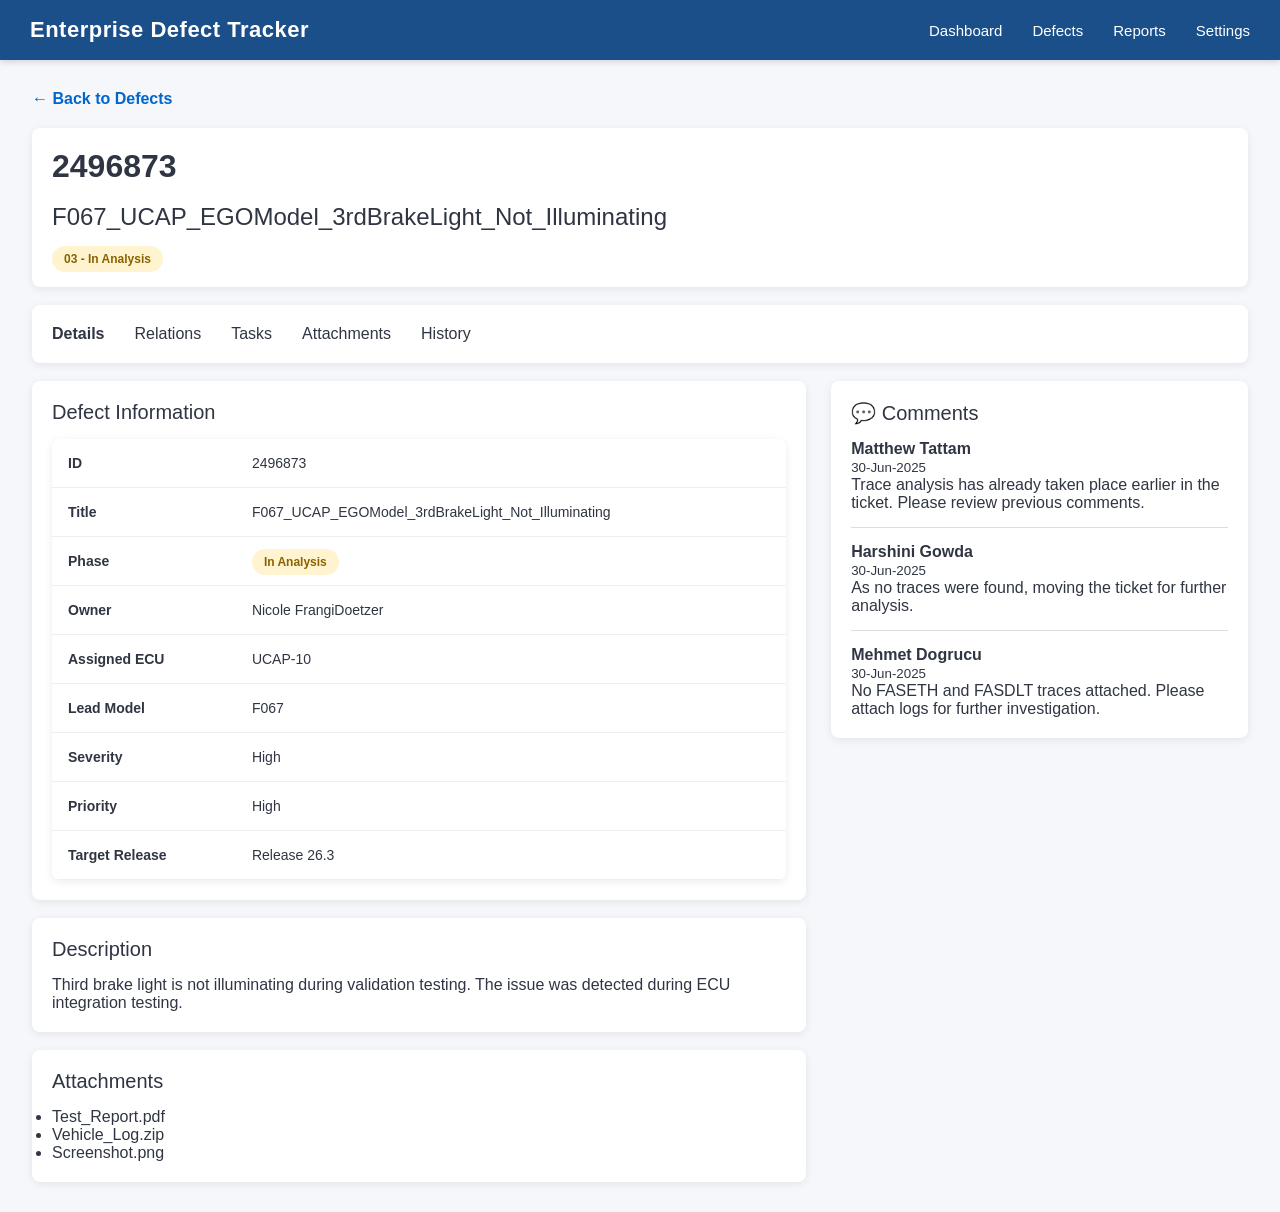
<file: OctaneDemo/ticket1.html>
<!DOCTYPE html>
<html lang="en">

<head>

<meta charset="UTF-8">
<meta name="viewport" content="width=device-width, initial-scale=1.0">

<title>Defect 2496873</title>

<link rel="stylesheet" href="style.css">

</head>


<body>


<!-- TOP NAVIGATION -->

<div class="topbar">

    <div class="logo">
        Enterprise Defect Tracker
    </div>


    <div class="menu">

        <a href="index.html">Dashboard</a>
        <a href="index.html">Defects</a>
        <a href="#">Reports</a>
        <a href="#">Settings</a>

    </div>

</div>



<div class="container">


<!-- BACK -->

<div style="margin-bottom:20px">

<a href="index.html"
style="text-decoration:none;color:#0066cc;font-weight:600">

← Back to Defects

</a>

</div>




<!-- TICKET HEADER -->

<div class="card">


<h1>
2496873
</h1>


<br>


<h2 style="font-weight:400">

F067_UCAP_EGOModel_3rdBrakeLight_Not_Illuminating

</h2>


<br>


<span class="badge analysis">

03 - In Analysis

</span>


</div>



<br>




<!-- TABS -->

<div class="card">


<div style="display:flex;gap:30px">


<b>Details</b>

<span>Relations</span>

<span>Tasks</span>

<span>Attachments</span>

<span>History</span>


</div>


</div>


<br>





<!-- MAIN CONTENT -->

<div style="display:flex;gap:25px;">





<!-- LEFT SIDE -->

<div style="width:65%">





<!-- DETAILS -->

<div class="card">


<h2 class="section-title">

Defect Information

</h2>



<table>


<tr>

<td>
<b>ID</b>
</td>

<td>
2496873
</td>

</tr>



<tr>

<td>
<b>Title</b>
</td>

<td>
F067_UCAP_EGOModel_3rdBrakeLight_Not_Illuminating
</td>

</tr>



<tr>

<td>
<b>Phase</b>
</td>

<td>

<span class="badge analysis">
In Analysis
</span>

</td>

</tr>




<tr>

<td>
<b>Owner</b>
</td>

<td>
Nicole FrangiDoetzer
</td>

</tr>




<tr>

<td>
<b>Assigned ECU</b>
</td>

<td>
UCAP-10
</td>

</tr>



<tr>

<td>
<b>Lead Model</b>
</td>

<td>
F067
</td>

</tr>




<tr>

<td>
<b>Severity</b>
</td>

<td>
High
</td>

</tr>




<tr>

<td>
<b>Priority</b>
</td>

<td>
High
</td>

</tr>




<tr>

<td>
<b>Target Release</b>
</td>

<td>
Release 26.3
</td>

</tr>



</table>


</div>





<br>





<!-- DESCRIPTION -->

<div class="card">


<h2 class="section-title">

Description

</h2>


<p>

Third brake light is not illuminating during validation testing.

The issue was detected during ECU integration testing.

</p>


</div>




<br>




<!-- ATTACHMENTS -->


<div class="card">


<h2 class="section-title">

Attachments

</h2>



<ul>

<li>
Test_Report.pdf
</li>


<li>
Vehicle_Log.zip
</li>


<li>
Screenshot.png
</li>


</ul>


</div>



</div>







<!-- RIGHT SIDE COMMENTS -->


<div style="width:35%">





<div class="card">


<h2 class="section-title">

💬 Comments

</h2>





<!-- COMMENT 1 -->


<div style="
border-bottom:1px solid #ddd;
padding-bottom:15px;
margin-bottom:15px;">


<b>
Matthew Tattam
</b>


<br>


<small>
30-Jun-2025
</small>



<p>

Trace analysis has already taken place earlier in the ticket.
Please review previous comments.

</p>


</div>





<!-- COMMENT 2 -->


<div style="
border-bottom:1px solid #ddd;
padding-bottom:15px;
margin-bottom:15px;">


<b>
Harshini Gowda
</b>


<br>


<small>
30-Jun-2025
</small>



<p>

As no traces were found, moving the ticket for further analysis.

</p>


</div>






<!-- COMMENT 3 -->


<div>


<b>
Mehmet Dogrucu
</b>


<br>


<small>
30-Jun-2025
</small>



<p>

No FASETH and FASDLT traces attached.
Please attach logs for further investigation.

</p>


</div>




</div>






</div>





</div>



</div>


</body>

</html>
</file>
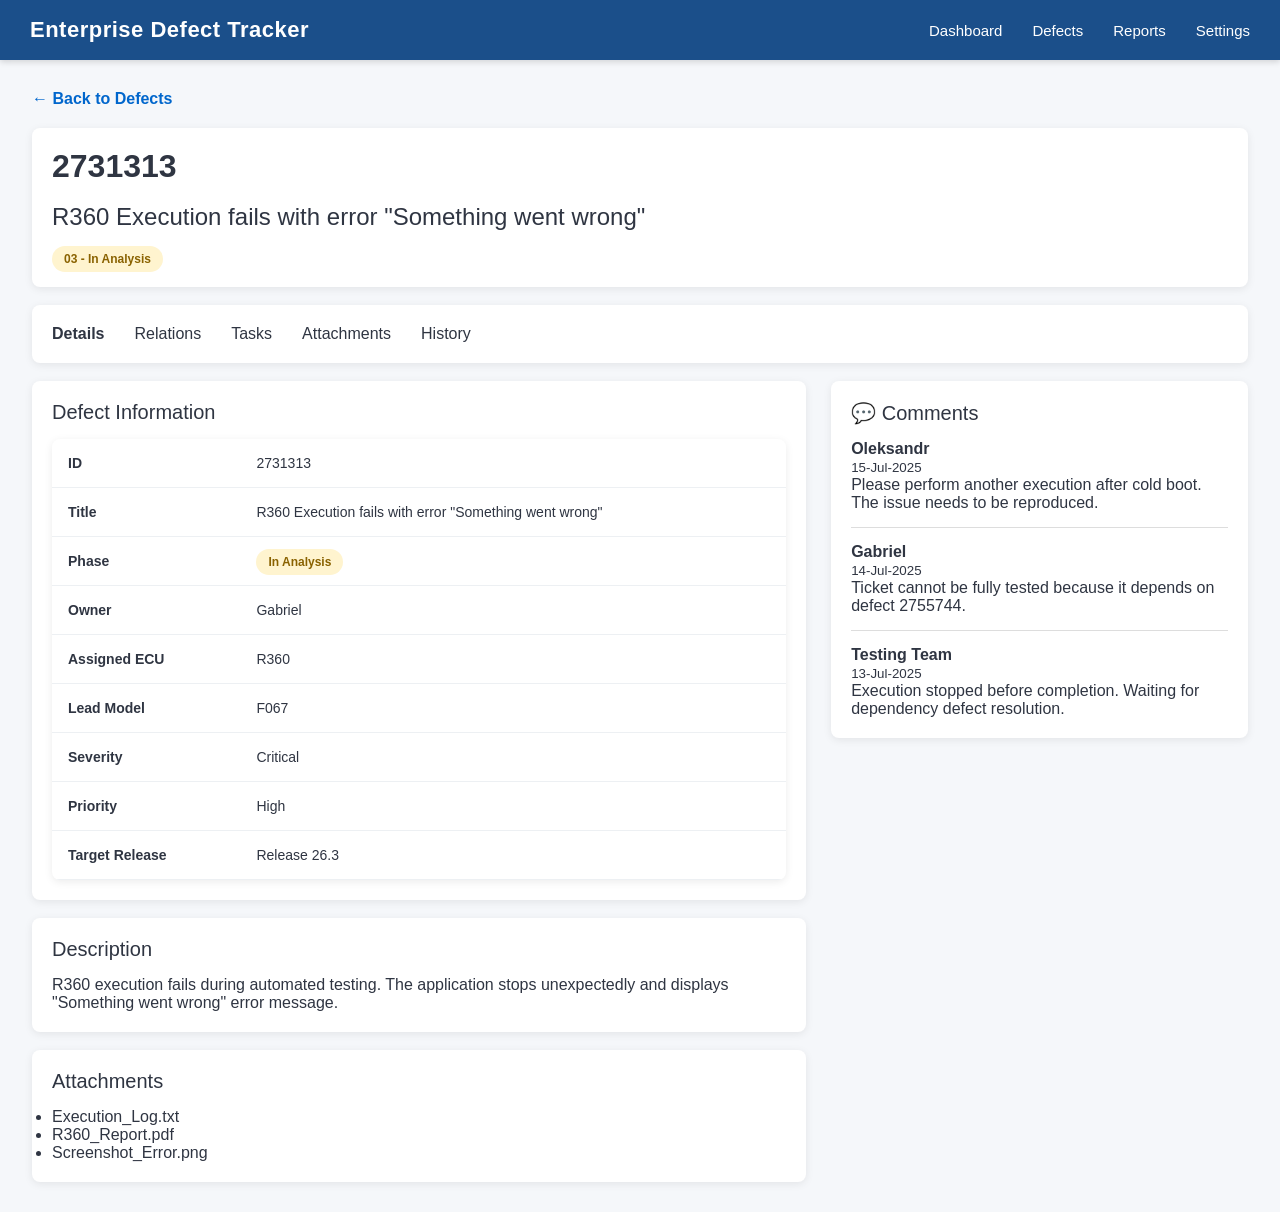
<file: OctaneDemo/ticket2.html>
<!DOCTYPE html>
<html lang="en">

<head>

<meta charset="UTF-8">
<meta name="viewport" content="width=device-width, initial-scale=1.0">

<title>Defect 2731313</title>

<link rel="stylesheet" href="style.css">

</head>


<body>


<!-- TOP NAVIGATION -->

<div class="topbar">

    <div class="logo">
        Enterprise Defect Tracker
    </div>


    <div class="menu">

        <a href="index.html">Dashboard</a>
        <a href="index.html">Defects</a>
        <a href="#">Reports</a>
        <a href="#">Settings</a>

    </div>

</div>




<div class="container">


<!-- BACK -->

<div style="margin-bottom:20px">

<a href="index.html"
style="text-decoration:none;color:#0066cc;font-weight:600">

← Back to Defects

</a>

</div>





<!-- HEADER -->


<div class="card">


<h1>
2731313
</h1>


<br>


<h2 style="font-weight:400">

R360 Execution fails with error "Something went wrong"

</h2>


<br>


<span class="badge analysis">

03 - In Analysis

</span>


</div>



<br>





<!-- TABS -->


<div class="card">


<div style="display:flex;gap:30px">


<b>Details</b>

<span>Relations</span>

<span>Tasks</span>

<span>Attachments</span>

<span>History</span>


</div>


</div>


<br>






<!-- CONTENT -->


<div style="display:flex;gap:25px;">





<!-- LEFT SIDE -->


<div style="width:65%">





<div class="card">


<h2 class="section-title">

Defect Information

</h2>



<table>


<tr>

<td>
<b>ID</b>
</td>

<td>
2731313
</td>

</tr>




<tr>

<td>
<b>Title</b>
</td>

<td>
R360 Execution fails with error "Something went wrong"
</td>

</tr>




<tr>

<td>
<b>Phase</b>
</td>

<td>

<span class="badge analysis">
In Analysis
</span>

</td>

</tr>




<tr>

<td>
<b>Owner</b>
</td>

<td>
Gabriel
</td>

</tr>




<tr>

<td>
<b>Assigned ECU</b>
</td>

<td>
R360
</td>

</tr>




<tr>

<td>
<b>Lead Model</b>
</td>

<td>
F067
</td>

</tr>




<tr>

<td>
<b>Severity</b>
</td>

<td>
Critical
</td>

</tr>




<tr>

<td>
<b>Priority</b>
</td>

<td>
High
</td>

</tr>




<tr>

<td>
<b>Target Release</b>
</td>

<td>
Release 26.3
</td>

</tr>



</table>


</div>





<br>






<!-- DESCRIPTION -->


<div class="card">


<h2 class="section-title">

Description

</h2>


<p>

R360 execution fails during automated testing.
The application stops unexpectedly and displays
"Something went wrong" error message.

</p>


</div>





<br>





<!-- ATTACHMENTS -->


<div class="card">


<h2 class="section-title">

Attachments

</h2>



<ul>

<li>
Execution_Log.txt
</li>


<li>
R360_Report.pdf
</li>


<li>
Screenshot_Error.png
</li>


</ul>



</div>




</div>









<!-- RIGHT SIDE -->


<div style="width:35%">





<div class="card">


<h2 class="section-title">

💬 Comments

</h2>





<!-- COMMENT 1 -->


<div style="
border-bottom:1px solid #ddd;
padding-bottom:15px;
margin-bottom:15px;">


<b>
Oleksandr
</b>


<br>


<small>
15-Jul-2025
</small>



<p>

Please perform another execution after cold boot.
The issue needs to be reproduced.

</p>


</div>







<!-- COMMENT 2 -->


<div style="
border-bottom:1px solid #ddd;
padding-bottom:15px;
margin-bottom:15px;">


<b>
Gabriel
</b>


<br>


<small>
14-Jul-2025
</small>



<p>

Ticket cannot be fully tested because it depends on
defect 2755744.

</p>


</div>







<!-- COMMENT 3 -->


<div>


<b>
Testing Team
</b>


<br>


<small>
13-Jul-2025
</small>



<p>

Execution stopped before completion.
Waiting for dependency defect resolution.

</p>


</div>






</div>







</div>






</div>





</div>



</body>

</html>
</file>
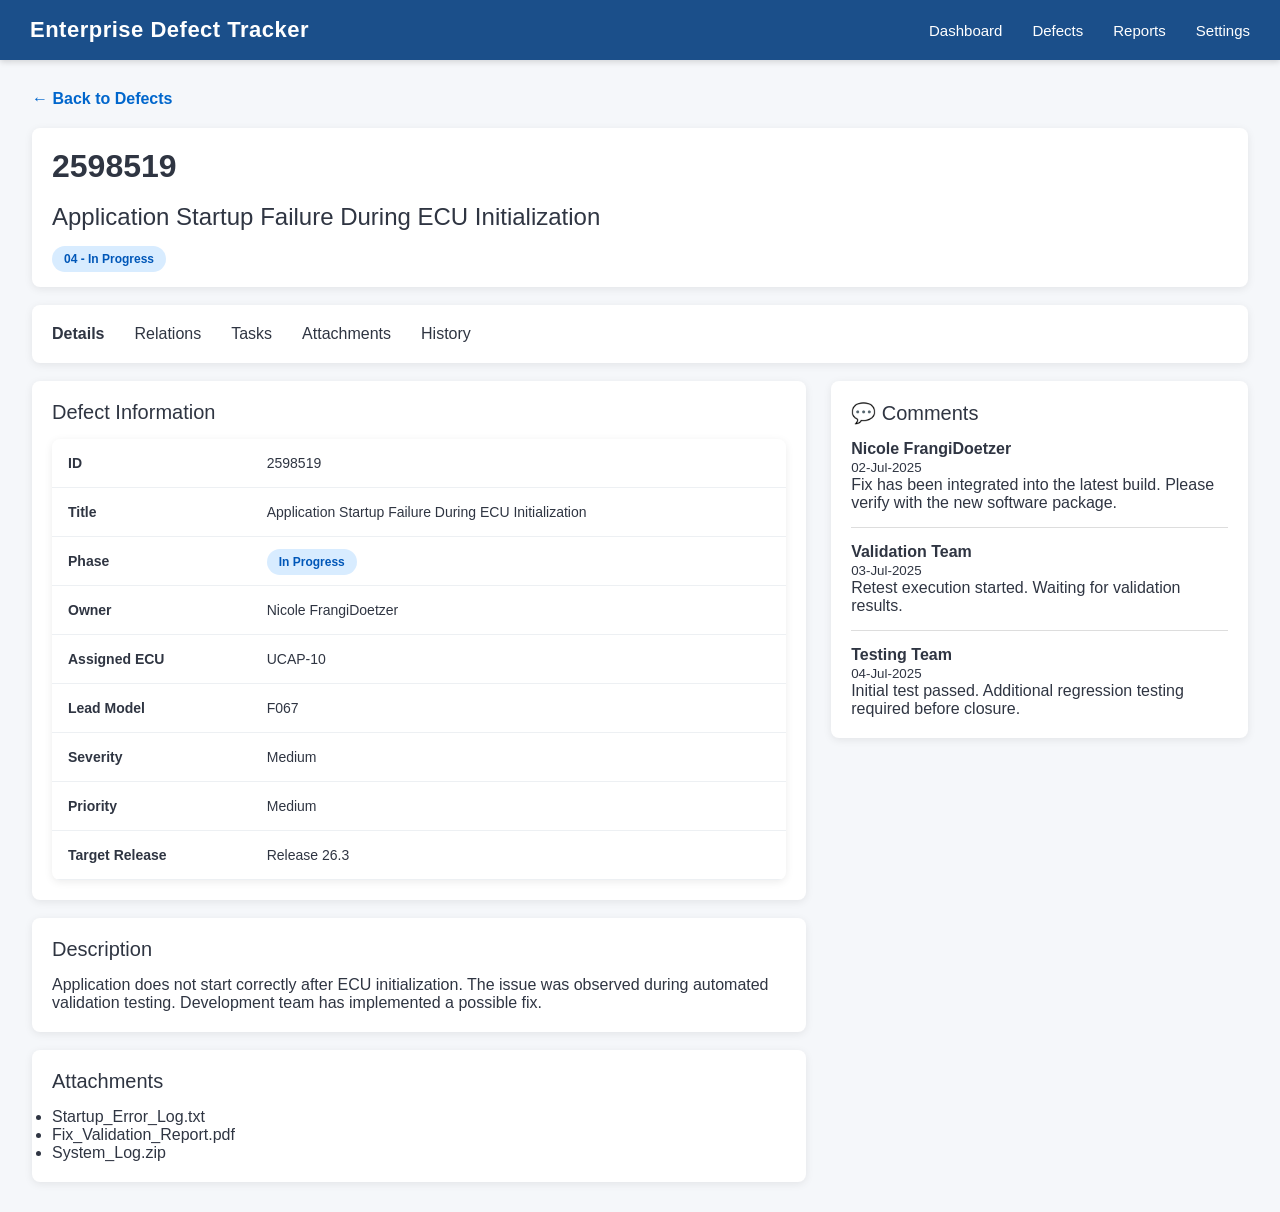
<file: OctaneDemo/ticket3.html>
<!DOCTYPE html>
<html lang="en">

<head>

<meta charset="UTF-8">
<meta name="viewport" content="width=device-width, initial-scale=1.0">

<title>Defect 2598519</title>

<link rel="stylesheet" href="style.css">

</head>


<body>


<!-- TOP BAR -->

<div class="topbar">

    <div class="logo">
        Enterprise Defect Tracker
    </div>


    <div class="menu">

        <a href="index.html">Dashboard</a>
        <a href="index.html">Defects</a>
        <a href="#">Reports</a>
        <a href="#">Settings</a>

    </div>

</div>




<div class="container">


<!-- BACK -->

<div style="margin-bottom:20px">

<a href="index.html"
style="text-decoration:none;color:#0066cc;font-weight:600">

← Back to Defects

</a>

</div>






<!-- HEADER -->


<div class="card">


<h1>
2598519
</h1>


<br>


<h2 style="font-weight:400">

Application Startup Failure During ECU Initialization

</h2>


<br>


<span class="badge progress">

04 - In Progress

</span>


</div>



<br>





<!-- TABS -->


<div class="card">


<div style="display:flex;gap:30px">


<b>Details</b>

<span>Relations</span>

<span>Tasks</span>

<span>Attachments</span>

<span>History</span>


</div>


</div>


<br>





<!-- CONTENT -->


<div style="display:flex;gap:25px;">





<!-- LEFT SIDE -->


<div style="width:65%">






<div class="card">


<h2 class="section-title">

Defect Information

</h2>



<table>


<tr>

<td>
<b>ID</b>
</td>

<td>
2598519
</td>

</tr>




<tr>

<td>
<b>Title</b>
</td>

<td>
Application Startup Failure During ECU Initialization
</td>

</tr>





<tr>

<td>
<b>Phase</b>
</td>

<td>

<span class="badge progress">
In Progress
</span>

</td>

</tr>





<tr>

<td>
<b>Owner</b>
</td>

<td>
Nicole FrangiDoetzer
</td>

</tr>





<tr>

<td>
<b>Assigned ECU</b>
</td>

<td>
UCAP-10
</td>

</tr>





<tr>

<td>
<b>Lead Model</b>
</td>

<td>
F067
</td>

</tr>





<tr>

<td>
<b>Severity</b>
</td>

<td>
Medium
</td>

</tr>





<tr>

<td>
<b>Priority</b>
</td>

<td>
Medium
</td>

</tr>





<tr>

<td>
<b>Target Release</b>
</td>

<td>
Release 26.3
</td>

</tr>



</table>


</div>







<br>






<!-- DESCRIPTION -->


<div class="card">


<h2 class="section-title">

Description

</h2>


<p>

Application does not start correctly after ECU initialization.
The issue was observed during automated validation testing.

Development team has implemented a possible fix.

</p>


</div>






<br>






<!-- ATTACHMENTS -->


<div class="card">


<h2 class="section-title">

Attachments

</h2>



<ul>

<li>
Startup_Error_Log.txt
</li>


<li>
Fix_Validation_Report.pdf
</li>


<li>
System_Log.zip
</li>


</ul>



</div>





</div>









<!-- RIGHT SIDE COMMENTS -->


<div style="width:35%">






<div class="card">


<h2 class="section-title">

💬 Comments

</h2>






<!-- COMMENT 1 -->


<div style="
border-bottom:1px solid #ddd;
padding-bottom:15px;
margin-bottom:15px;">


<b>
Nicole FrangiDoetzer
</b>


<br>


<small>
02-Jul-2025
</small>



<p>

Fix has been integrated into the latest build.
Please verify with the new software package.

</p>


</div>








<!-- COMMENT 2 -->


<div style="
border-bottom:1px solid #ddd;
padding-bottom:15px;
margin-bottom:15px;">


<b>
Validation Team
</b>


<br>


<small>
03-Jul-2025
</small>



<p>

Retest execution started.
Waiting for validation results.

</p>


</div>








<!-- COMMENT 3 -->


<div>


<b>
Testing Team
</b>


<br>


<small>
04-Jul-2025
</small>



<p>

Initial test passed.
Additional regression testing required before closure.

</p>


</div>






</div>






</div>







</div>






</div>



</body>

</html>
</file>
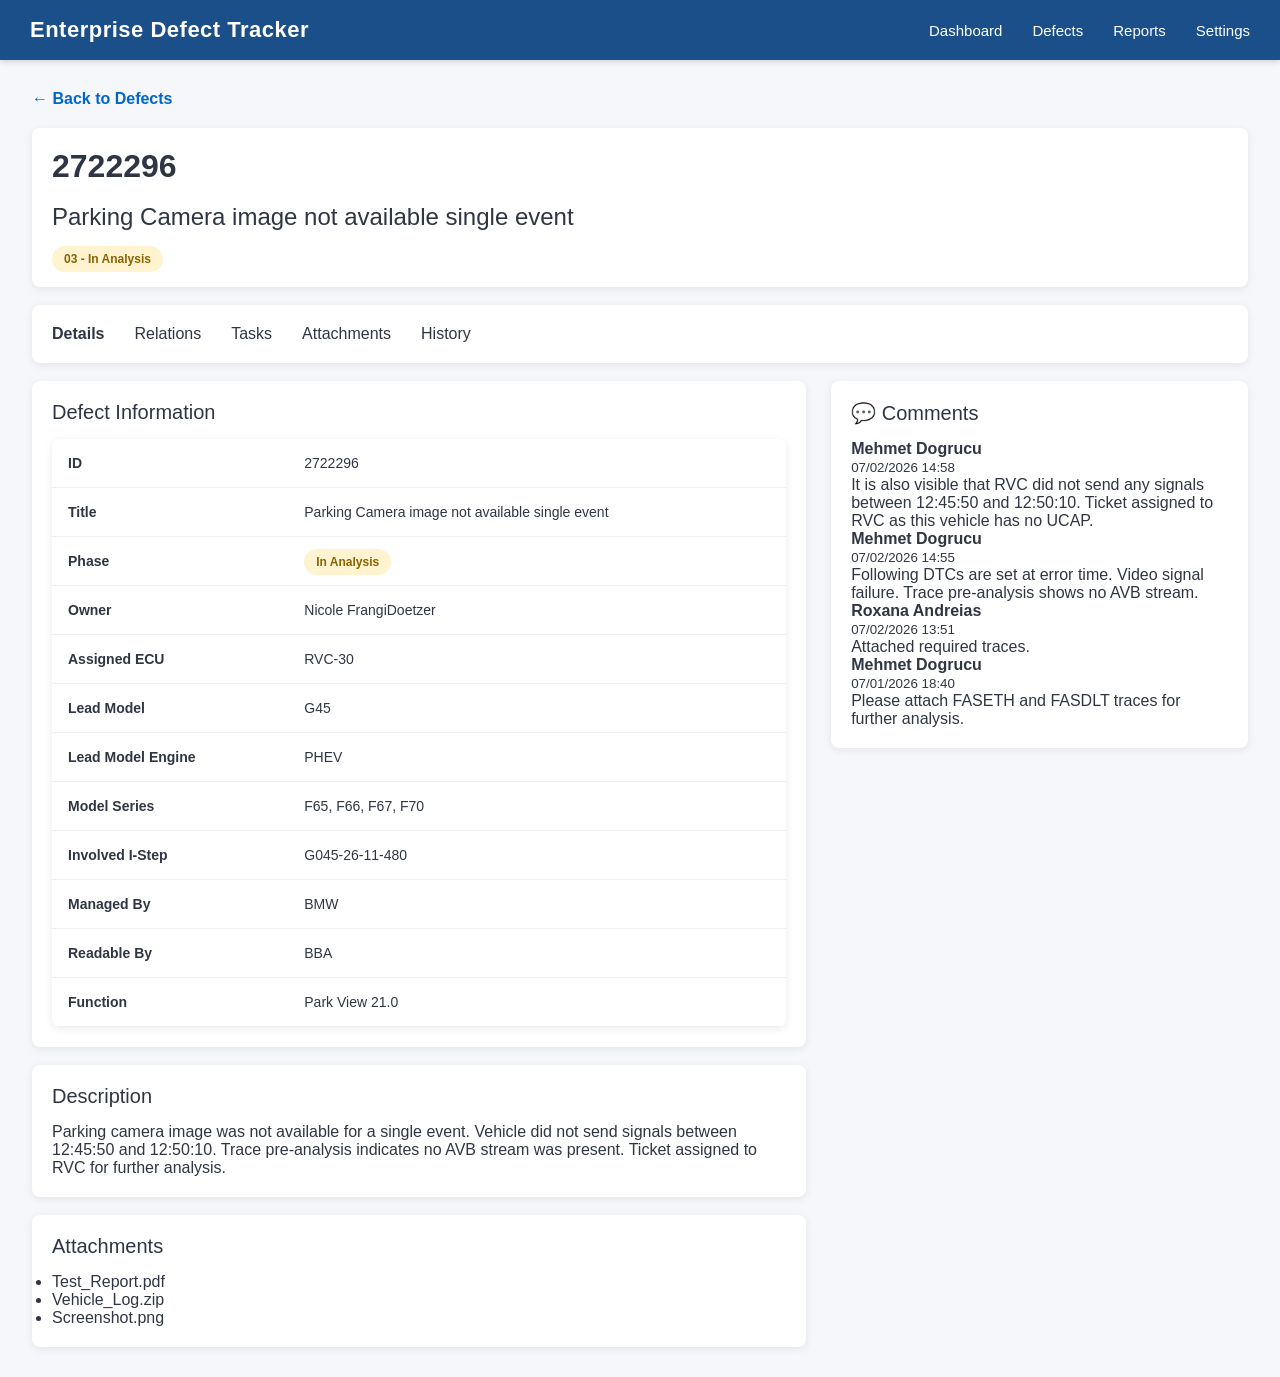
<file: OctaneDemo/ticket4.html>
<!DOCTYPE html>
<html lang="en">

<head>

<meta charset="UTF-8">
<meta name="viewport" content="width=device-width, initial-scale=1.0">

<title>Defect 2598519</title>

<link rel="stylesheet" href="style.css">

</head>

<!DOCTYPE html><html lang="en"><head><meta charset="UTF-8"><meta name="viewport" content="width=device-width, initial-scale=1.0"><title>Defect 2722296</title><link rel="stylesheet" href="style.css"></head><body><div class="topbar"><div class="logo">Enterprise Defect Tracker</div><div class="menu"><a href="index.html">Dashboard</a><a href="index.html">Defects</a><a href="#">Reports</a><a href="#">Settings</a></div></div><div class="container"><div style="margin-bottom:20px"><a href="index.html" style="text-decoration:none;color:#0066cc;font-weight:600">← Back to Defects</a></div><div class="card"><h1>2722296</h1><br><h2 style="font-weight:400">Parking Camera image not available single event</h2><br><span class="badge analysis">03 - In Analysis</span></div><br><div class="card"><div style="display:flex;gap:30px"><b>Details</b><span>Relations</span><span>Tasks</span><span>Attachments</span><span>History</span></div></div><br><div style="display:flex;gap:25px;"><div style="width:65%"><div class="card"><h2 class="section-title">Defect Information</h2><table><tr><td><b>ID</b></td><td>2722296</td></tr><tr><td><b>Title</b></td><td>Parking Camera image not available single event</td></tr><tr><td><b>Phase</b></td><td><span class="badge analysis">In Analysis</span></td></tr><tr><td><b>Owner</b></td><td>Nicole FrangiDoetzer</td></tr><tr><td><b>Assigned ECU</b></td><td>RVC-30</td></tr><tr><td><b>Lead Model</b></td><td>G45</td></tr><tr><td><b>Lead Model Engine</b></td><td>PHEV</td></tr><tr><td><b>Model Series</b></td><td>F65, F66, F67, F70</td></tr><tr><td><b>Involved I-Step</b></td><td>G045-26-11-480</td></tr><tr><td><b>Managed By</b></td><td>BMW</td></tr><tr><td><b>Readable By</b></td><td>BBA</td></tr><tr><td><b>Function</b></td><td>Park View 21.0</td></tr></table></div><br><div class="card"><h2 class="section-title">Description</h2><p>Parking camera image was not available for a single event. Vehicle did not send signals between 12:45:50 and 12:50:10. Trace pre-analysis indicates no AVB stream was present. Ticket assigned to RVC for further analysis.</p></div><br><div class="card"><h2 class="section-title">Attachments</h2><ul><li>Test_Report.pdf</li><li>Vehicle_Log.zip</li><li>Screenshot.png</li></ul></div></div><div style="width:35%"><div class="card"><h2 class="section-title">💬 Comments</h2><div><b>Mehmet Dogrucu</b><br><small>07/02/2026 14:58</small><p>It is also visible that RVC did not send any signals between 12:45:50 and 12:50:10. Ticket assigned to RVC as this vehicle has no UCAP.</p></div><div><b>Mehmet Dogrucu</b><br><small>07/02/2026 14:55</small><p>Following DTCs are set at error time. Video signal failure. Trace pre-analysis shows no AVB stream.</p></div><div><b>Roxana Andreias</b><br><small>07/02/2026 13:51</small><p>Attached required traces.</p></div><div><b>Mehmet Dogrucu</b><br><small>07/01/2026 18:40</small><p>Please attach FASETH and FASDLT traces for further analysis.</p></div></div></div></div></div></body></html>
</file>
<file: OctaneDemo/style.css>
/* ==========================
   GLOBAL
========================== */

*{
    margin:0;
    padding:0;
    box-sizing:border-box;
}

body{

    font-family:'Roboto',sans-serif;
    background:#f5f7fa;
    color:#2f3542;

}

/* ==========================
   TOP BAR
========================== */

.topbar{

    height:60px;

    background:#1b4f8a;

    color:white;

    display:flex;

    justify-content:space-between;

    align-items:center;

    padding:0 30px;

    box-shadow:0 2px 6px rgba(0,0,0,.15);

}

.logo{

    font-size:22px;

    font-weight:700;

    letter-spacing:.5px;

}

.menu{

    display:flex;

    gap:30px;

}

.menu a{

    color:white;

    text-decoration:none;

    font-size:15px;

    transition:.2s;

}

.menu a:hover{

    color:#d6e8ff;

}

/* ==========================
   MAIN CONTAINER
========================== */

.container{

    width:95%;

    margin:30px auto;

}

/* ==========================
   PAGE HEADER
========================== */

.page-header{

    display:flex;

    justify-content:space-between;

    align-items:center;

    margin-bottom:25px;

}

.page-header h1{

    font-size:34px;

    font-weight:500;

}

/* ==========================
   TOOLBAR
========================== */

.toolbar{

    display:flex;

    gap:12px;

}

.primary-btn{

    background:#0078d4;

    color:white;

    border:none;

    padding:11px 20px;

    border-radius:6px;

    cursor:pointer;

    font-size:15px;

}

.primary-btn:hover{

    background:#0066ba;

}

.secondary-btn{

    background:white;

    border:1px solid #d0d5dc;

    padding:11px 20px;

    border-radius:6px;

    cursor:pointer;

}

.secondary-btn:hover{

    background:#f2f4f8;

}

/* ==========================
   SEARCH
========================== */

.search-panel{

    margin-bottom:20px;

}

.search-panel input{

    width:350px;

    padding:12px;

    border:1px solid #d4d8dd;

    border-radius:6px;

    font-size:15px;

    background:white;

}

/* ==========================
   FILTERS
========================== */

.filters{

    display:flex;

    gap:15px;

    margin-bottom:25px;

}

.filters select{

    padding:11px;

    border:1px solid #d4d8dd;

    border-radius:6px;

    background:white;

    min-width:170px;

}

/* ==========================
   TABLE
========================== */

table{

    width:100%;

    border-collapse:collapse;

    background:white;

    border-radius:8px;

    overflow:hidden;

    box-shadow:0 2px 8px rgba(0,0,0,.08);

}

thead{

    background:#eef2f7;

}

th{

    text-align:left;

    padding:16px;

    font-weight:600;

    color:#4d5562;

    border-bottom:1px solid #dde2e7;

}

td{

    padding:16px;

    border-bottom:1px solid #edf0f3;

    font-size:14px;

}

tbody tr{

    transition:.2s;

}

tbody tr:hover{

    background:#f8fbff;

}

/* ==========================
   LINKS
========================== */

table a{

    color:#0066cc;

    font-weight:600;

    text-decoration:none;

}

table a:hover{

    text-decoration:underline;

}

/* ==========================
   BADGES
========================== */

.badge{

    padding:6px 12px;

    border-radius:30px;

    font-size:12px;

    font-weight:600;

}

.analysis{

    background:#fff4cf;

    color:#8a6200;

}

.progress{

    background:#d8ecff;

    color:#0057b8;

}

.resolved{

    background:#d8f5de;

    color:#177245;

}

.blocked{

    background:#ffd9d9;

    color:#b51f1f;

}

/* ==========================
   CARDS
========================== */

.card{

    background:white;

    border-radius:8px;

    padding:20px;

    box-shadow:0 2px 8px rgba(0,0,0,.08);

}

/* ==========================
   TITLES
========================== */

.section-title{

    font-size:20px;

    margin-bottom:15px;

    font-weight:500;

}

/* ==========================
   RESPONSIVE
========================== */

@media(max-width:900px){

.menu{

display:none;

}

.page-header{

flex-direction:column;

align-items:flex-start;

gap:15px;

}

.filters{

flex-direction:column;

}

.search-panel input{

width:100%;

}
/* ==========================
   DEFECT TOOLBAR
========================== */


.defect-toolbar{

    display:flex;

    justify-content:space-between;

    align-items:center;

    background:white;

    padding:15px 20px;

    border:1px solid #e0e5eb;

    border-radius:6px;

    margin-bottom:15px;

}



.left-actions{

    display:flex;

    gap:10px;

}



.right-actions{

    display:flex;

    align-items:center;

}



.search-box{

    width:260px;

    height:36px;

    border:1px solid #cfd6df;

    border-radius:4px;

    padding-left:12px;

    font-size:14px;

}
}
</file>
